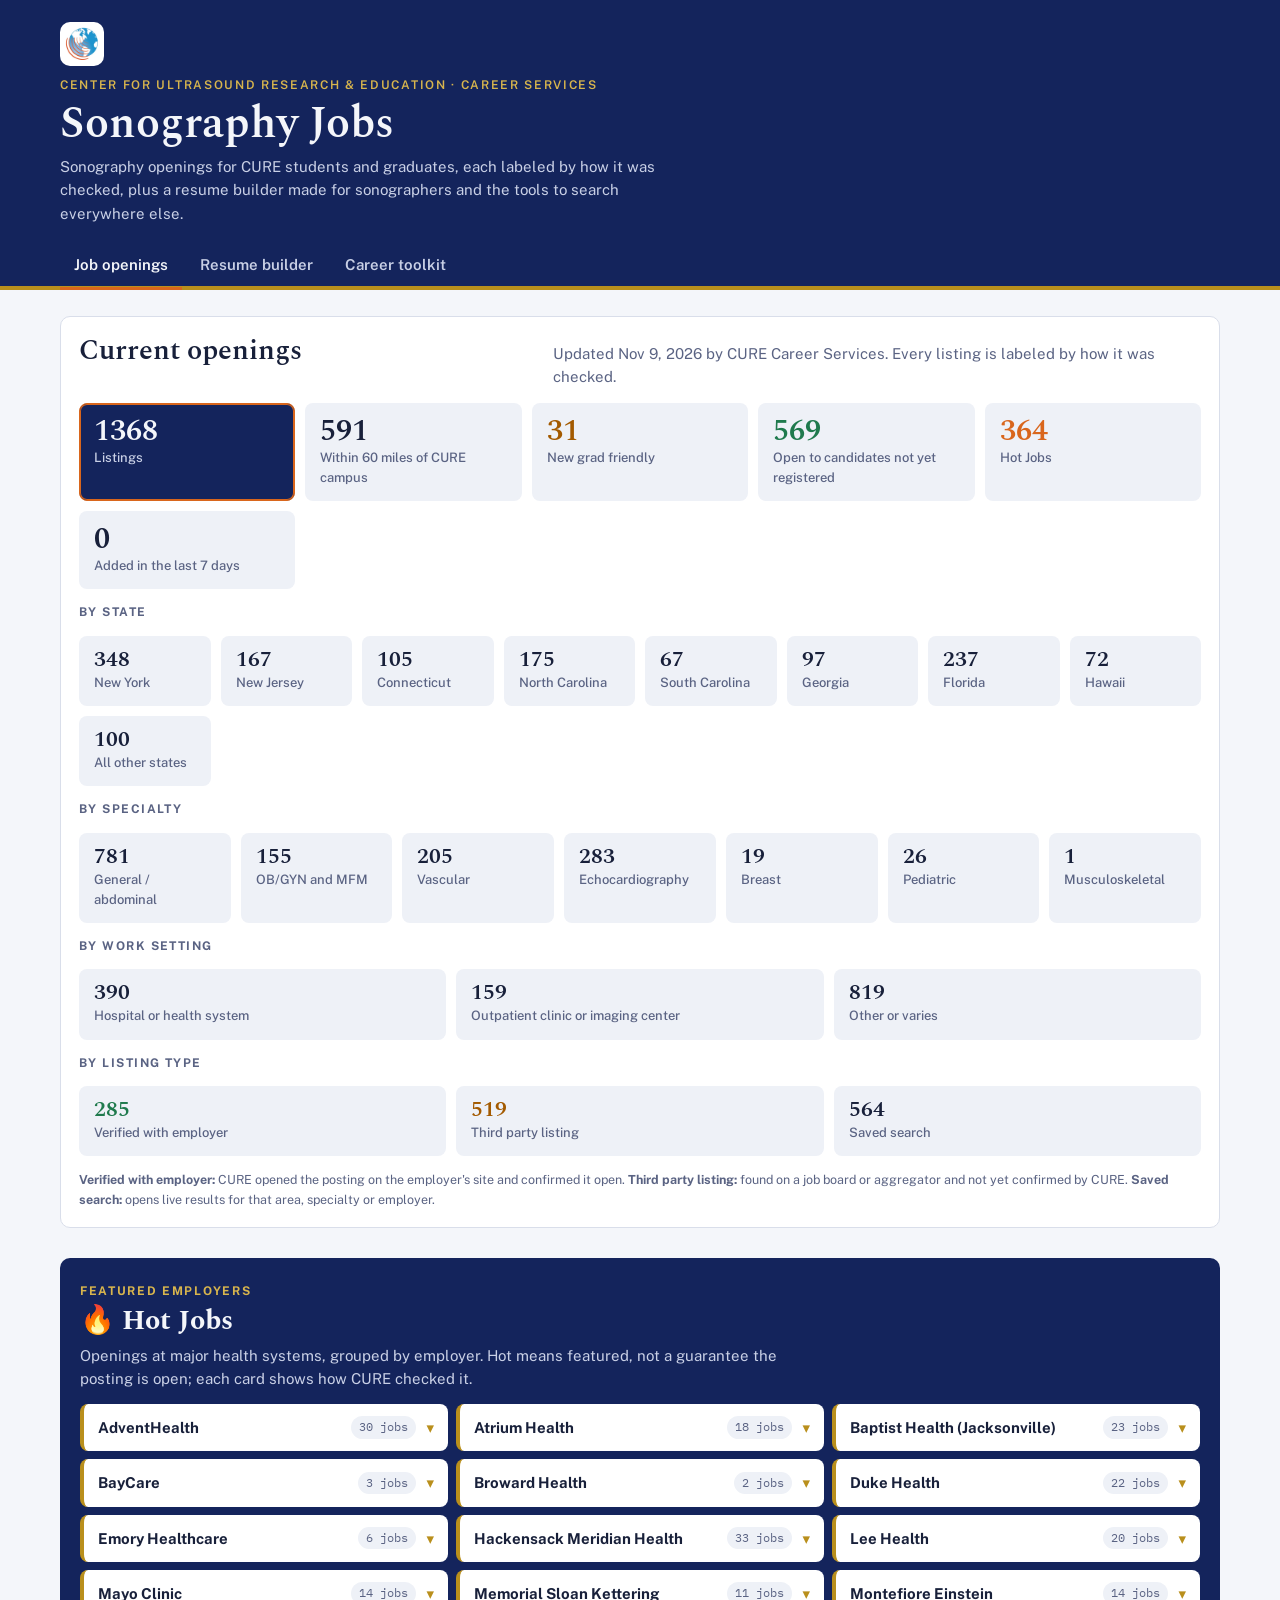
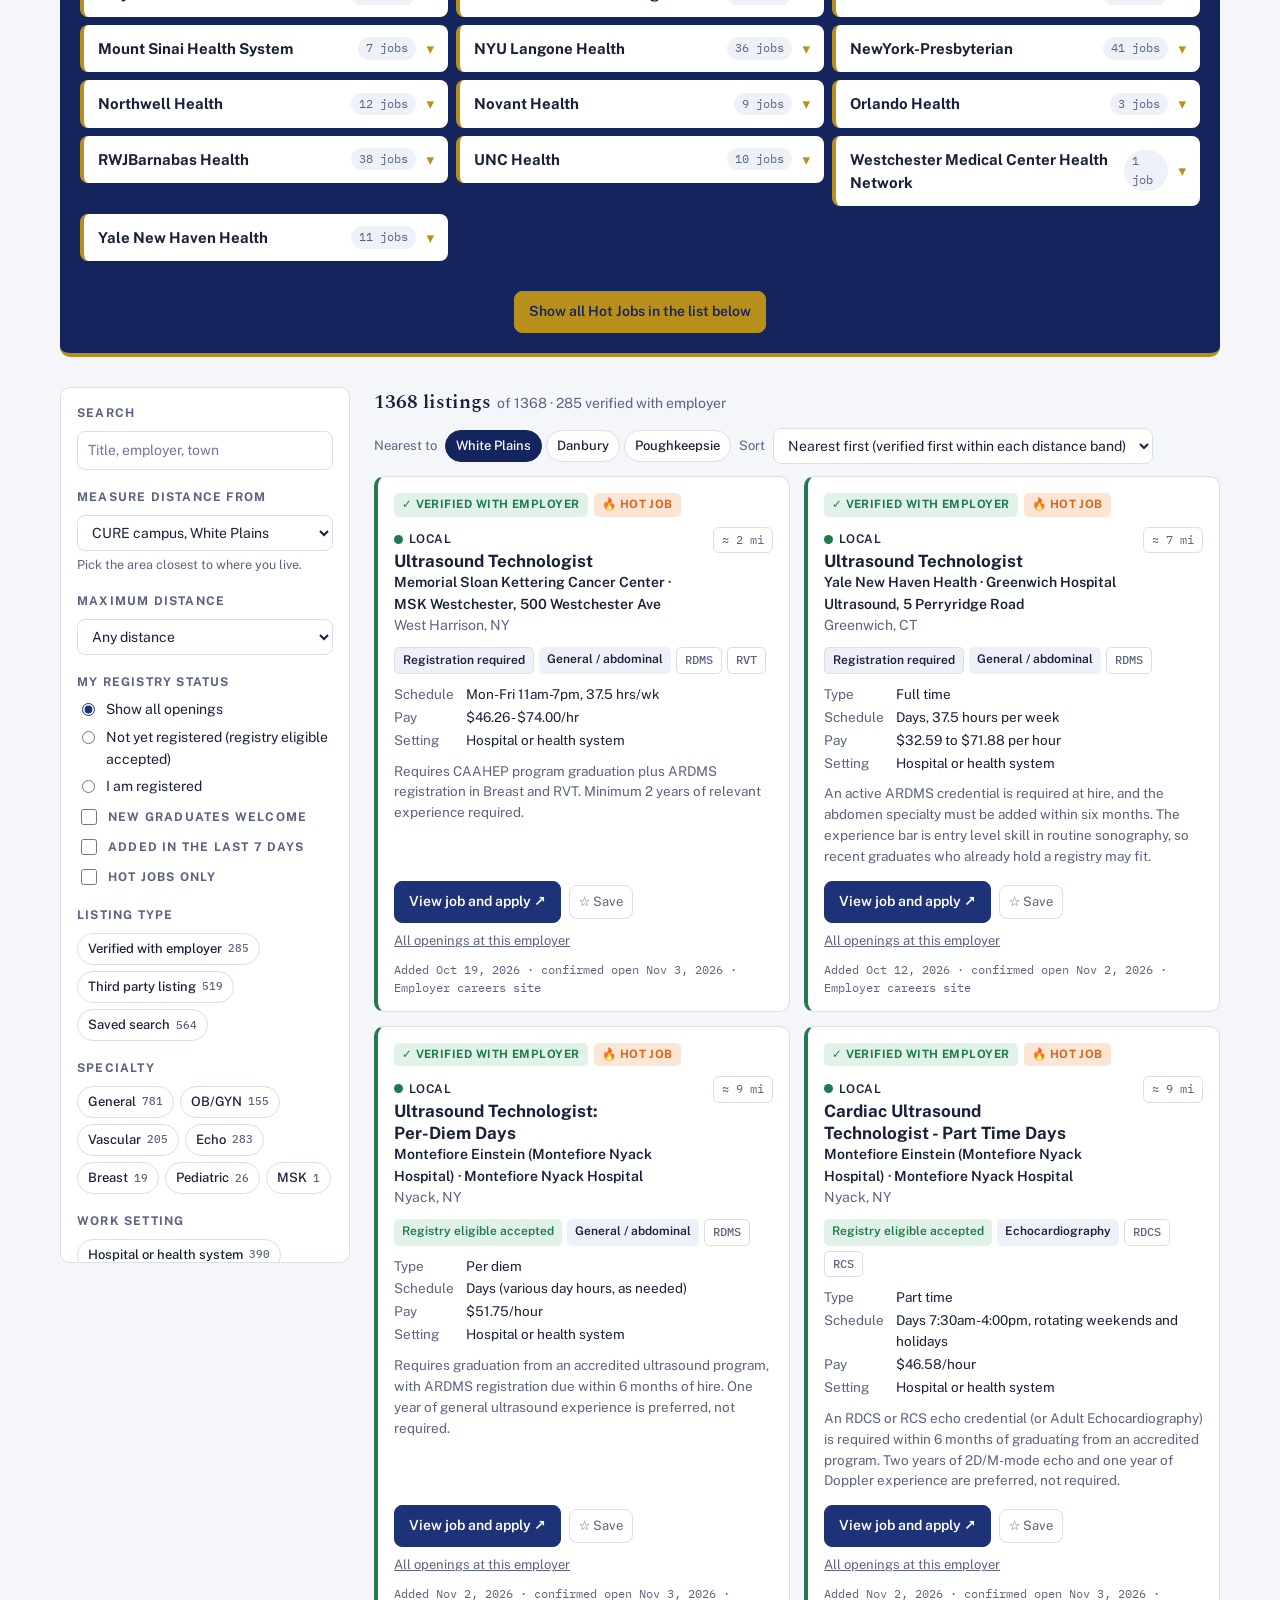
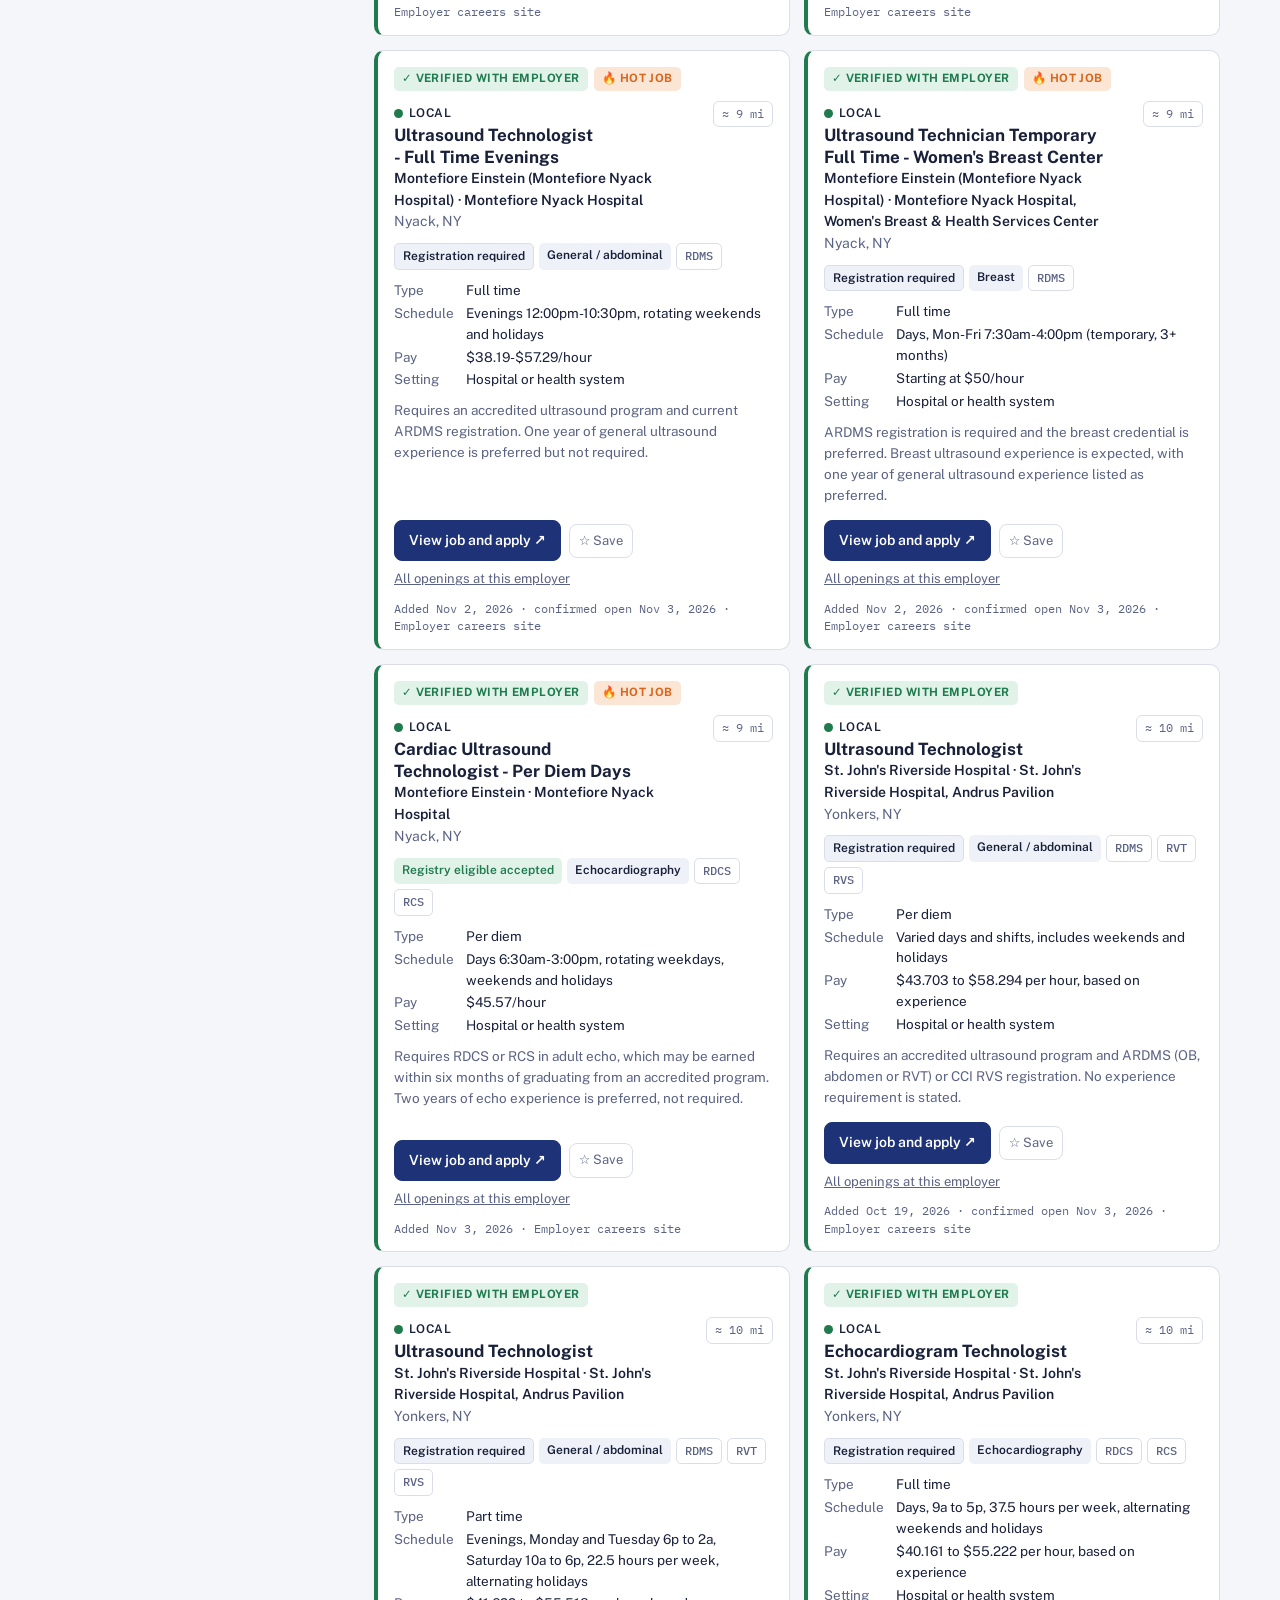
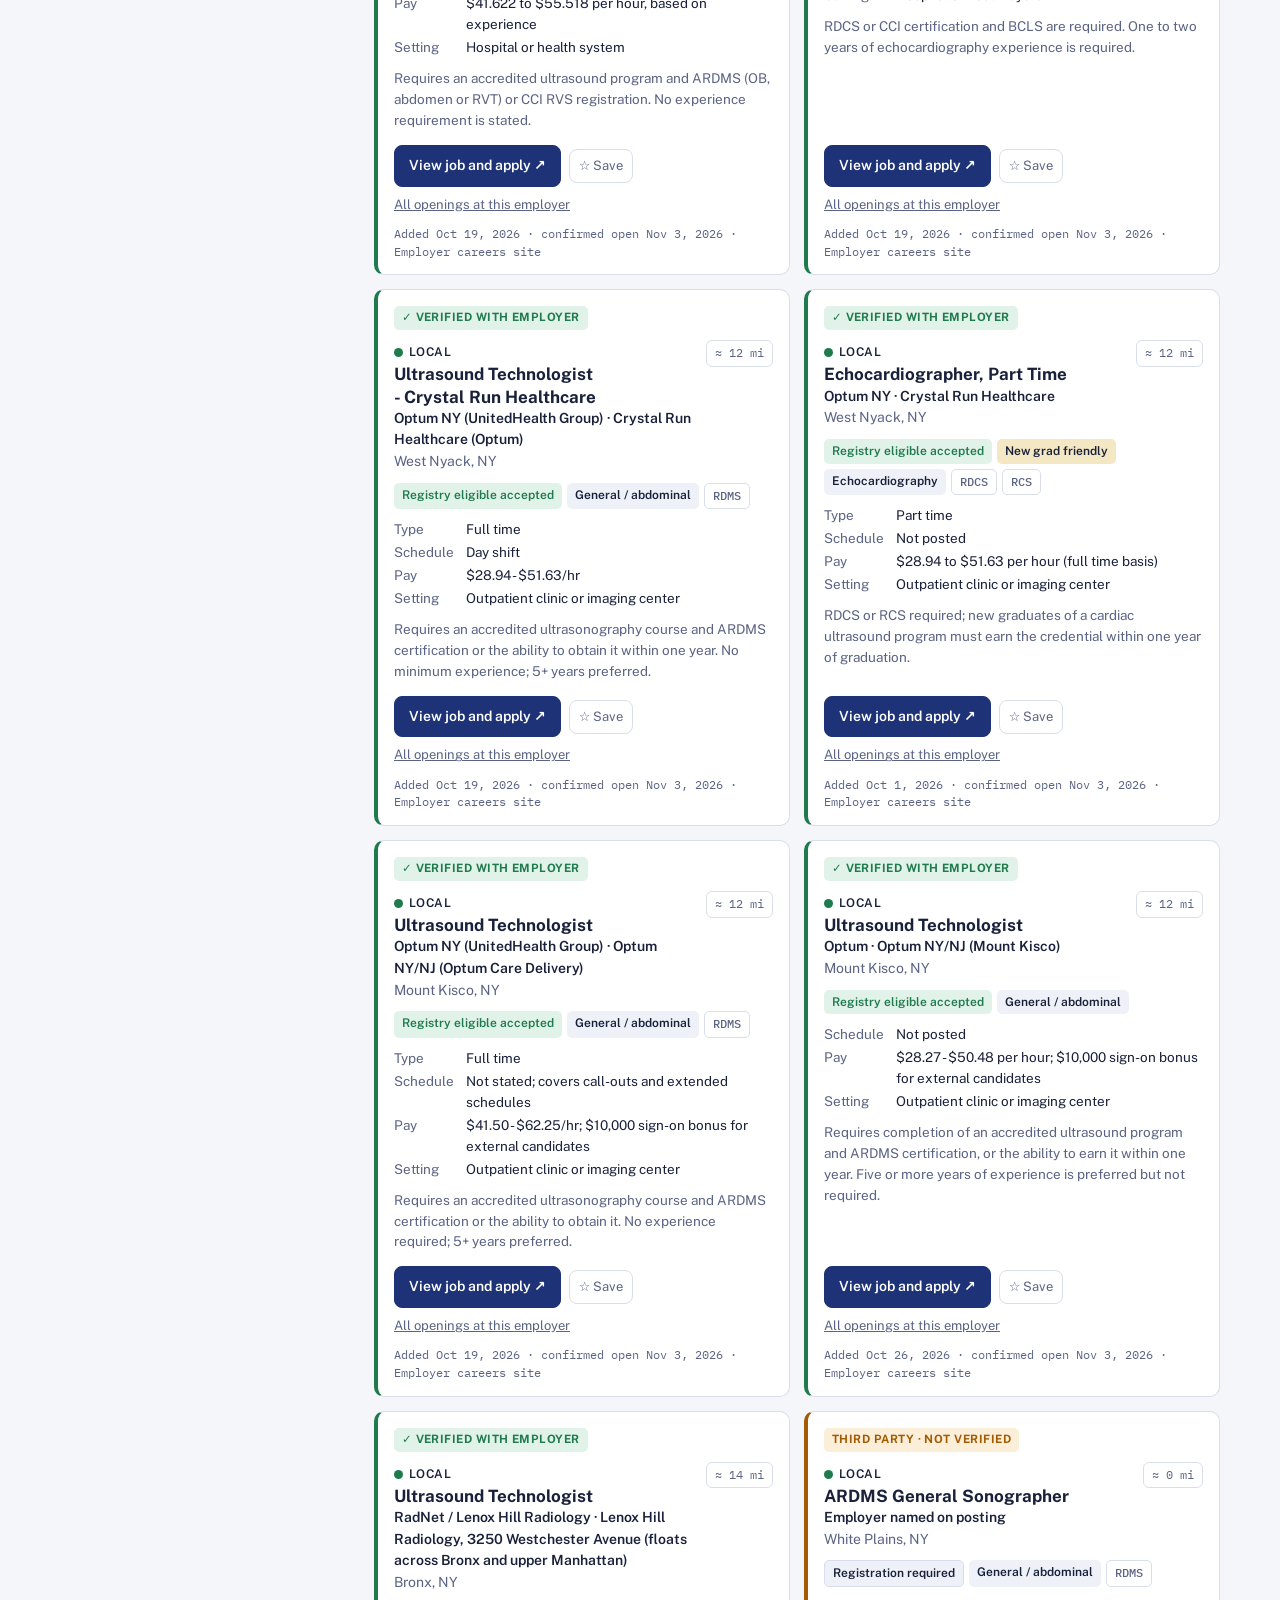
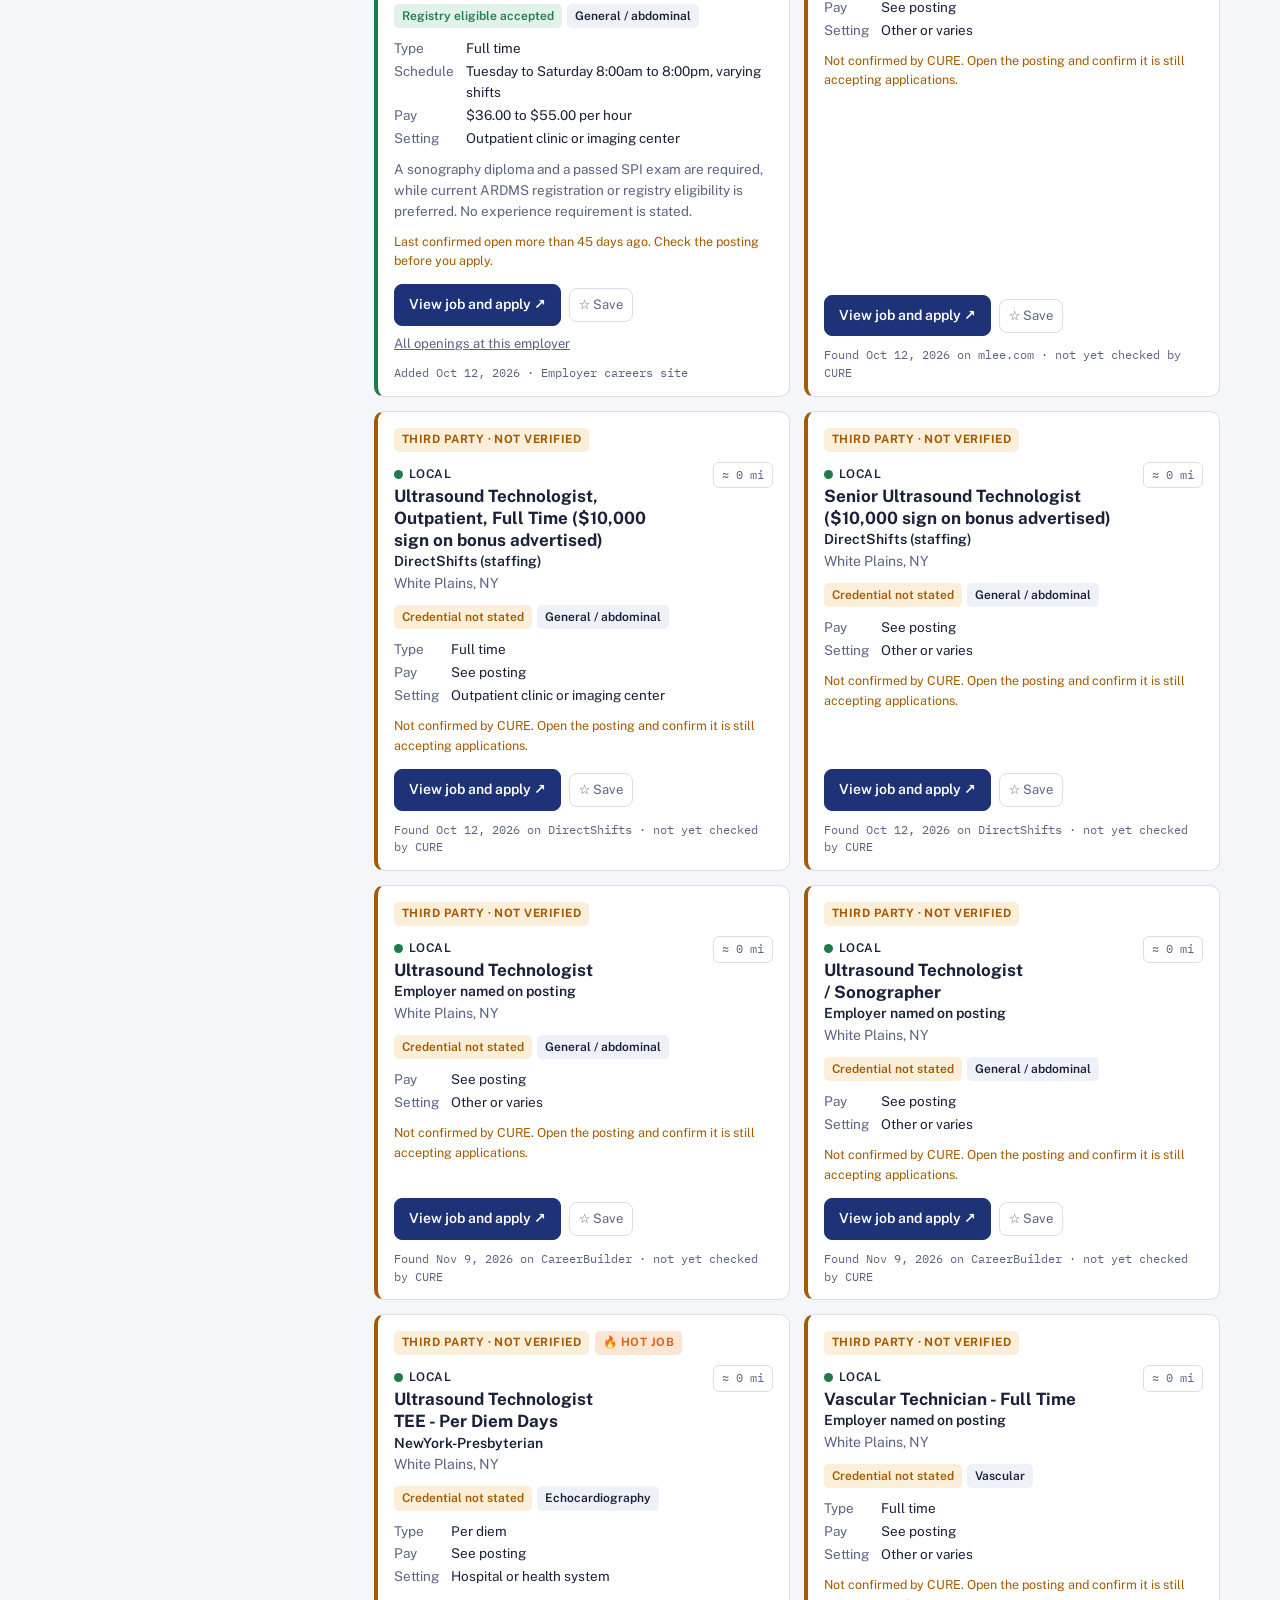
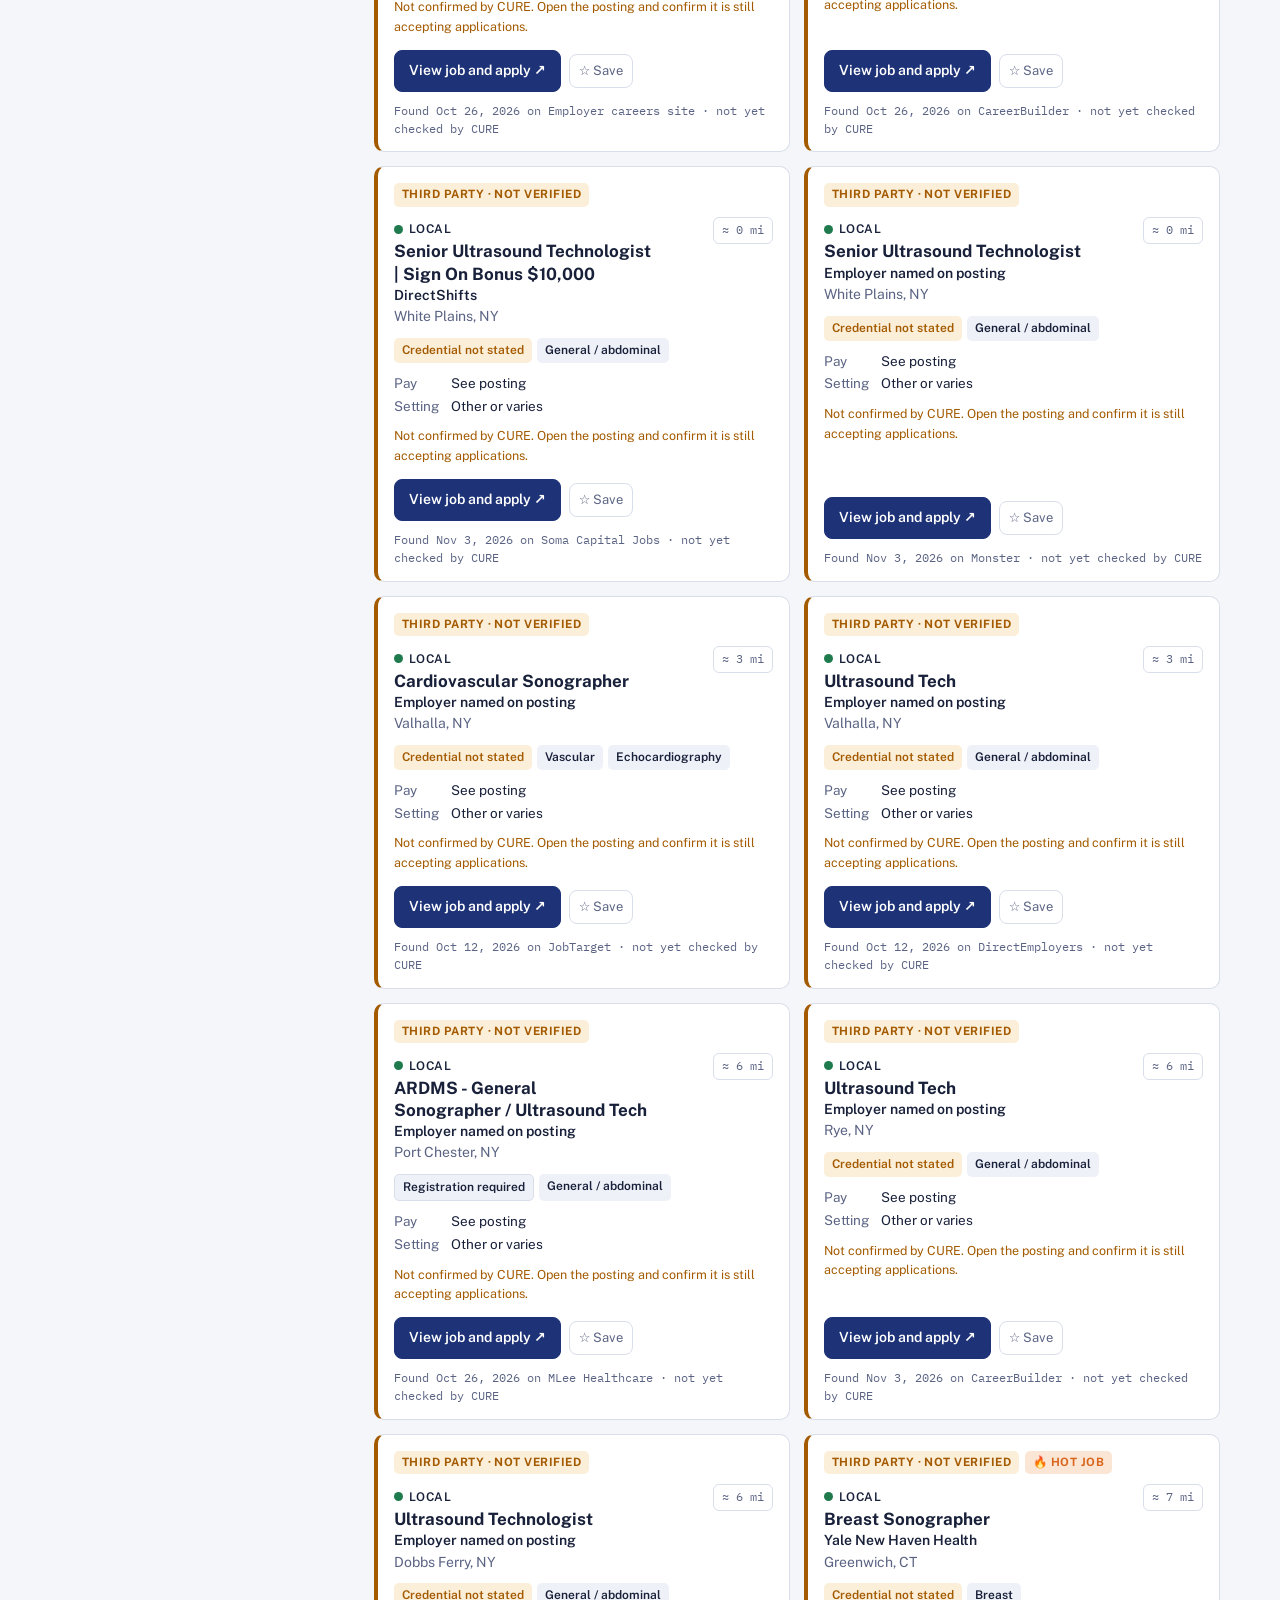
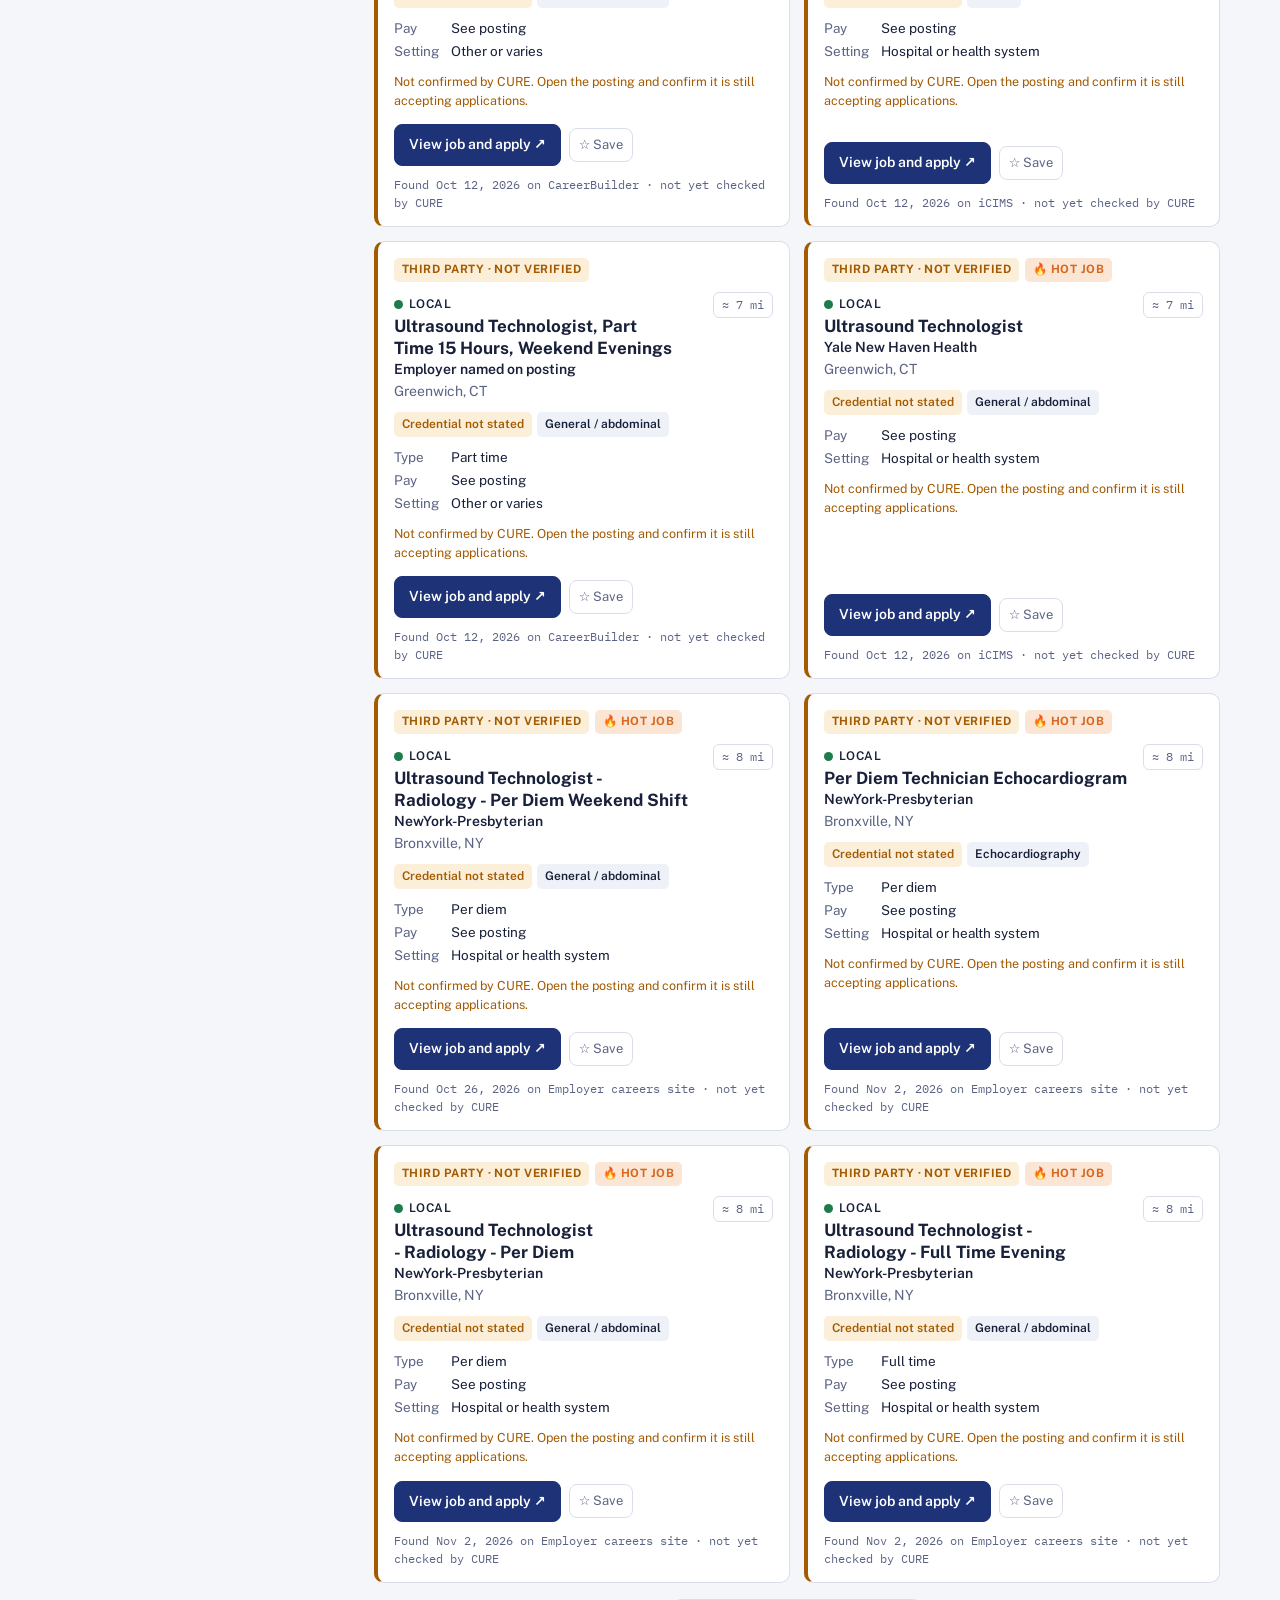
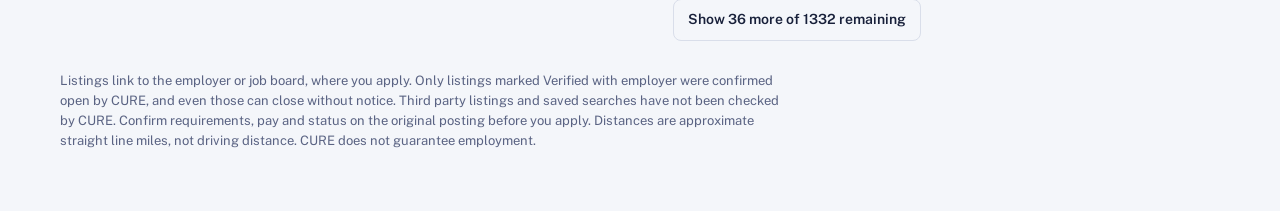
<file: index.html>
<!doctype html>
<html lang="en">
<head>
<meta charset="utf-8">
<meta name="viewport" content="width=device-width,initial-scale=1">
<title>CURE Sonography Jobs</title>
<meta name="robots" content="noindex">
<script>location.replace("jobs/"+location.search+location.hash);</script>
<meta http-equiv="refresh" content="0; url=jobs/">
</head>
<body style="font-family:Arial,sans-serif;padding:24px">
<p>CURE Sonography Jobs has moved. <a href="jobs/">Continue to CURE Jobs</a>.</p>
<p><a href="Student-Resource-Portal/">CURE Student Resource Portal</a></p>
</body>
</html>
</file>
